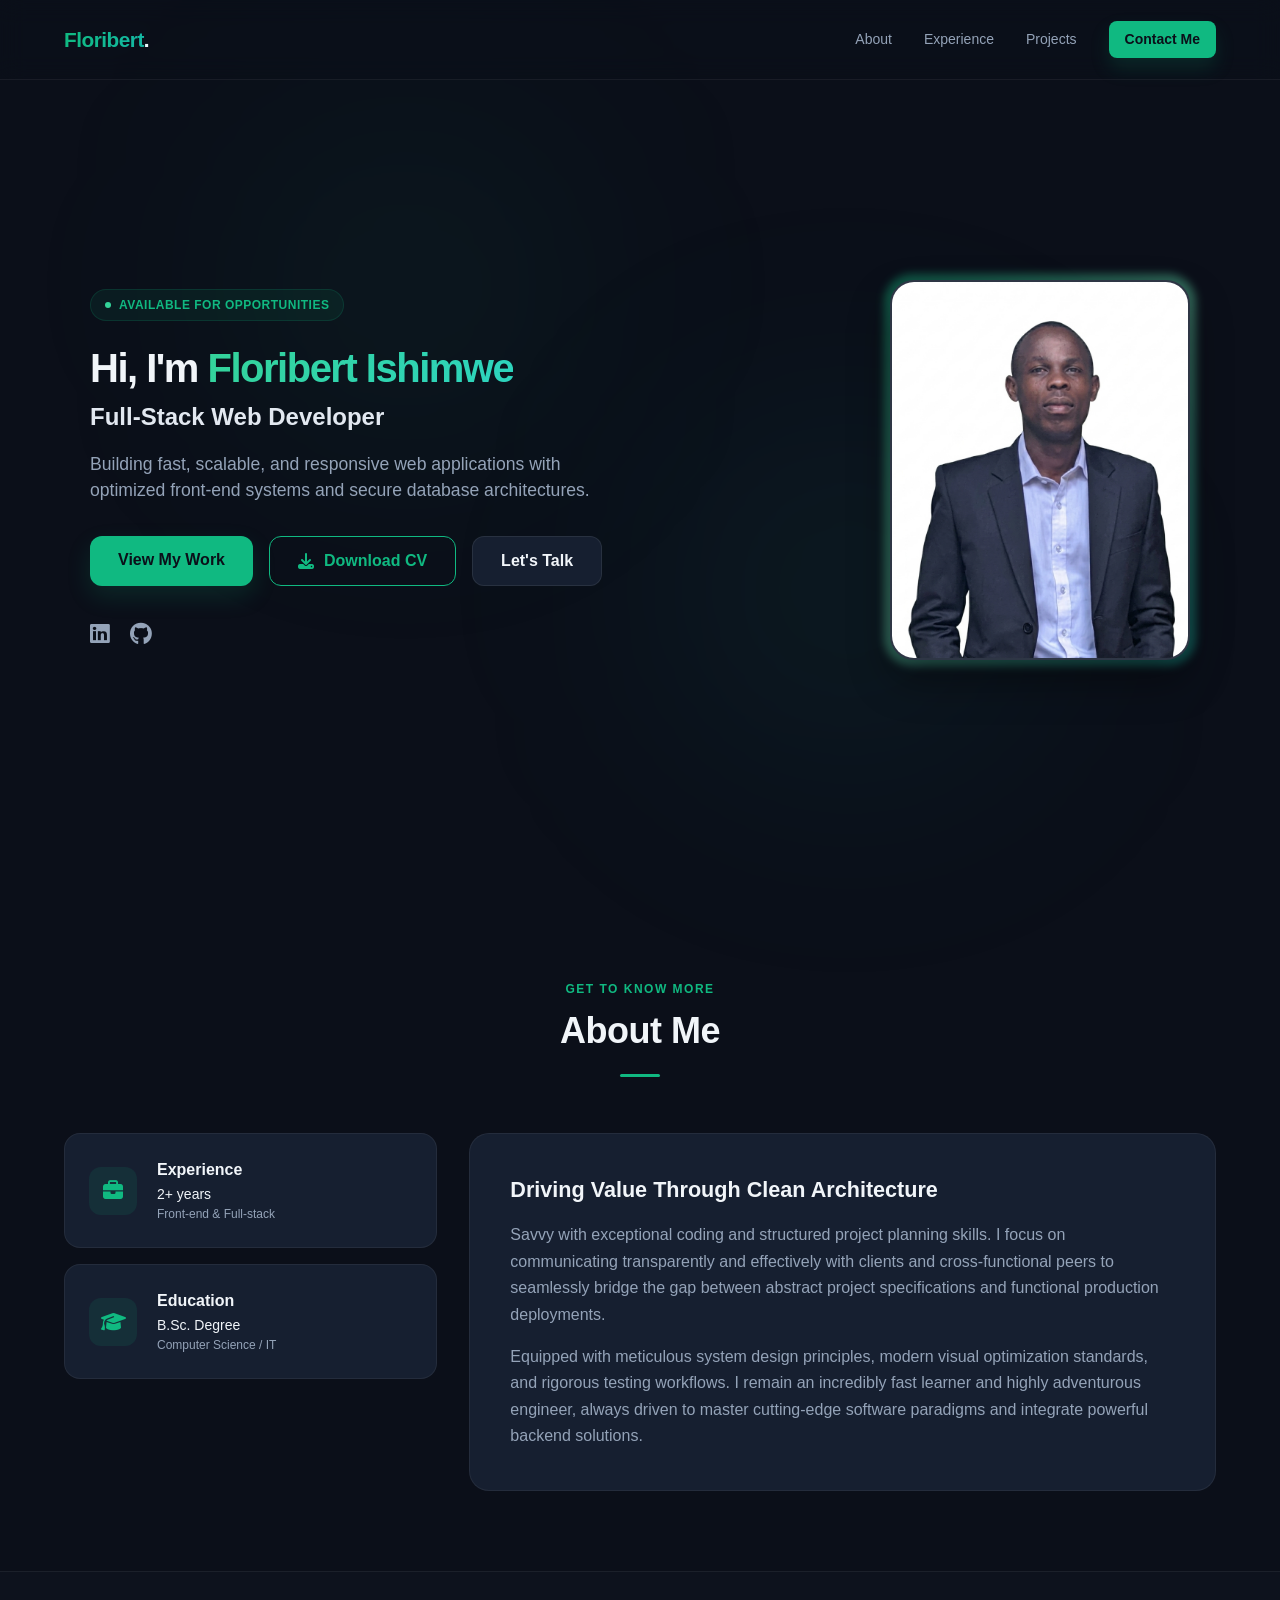
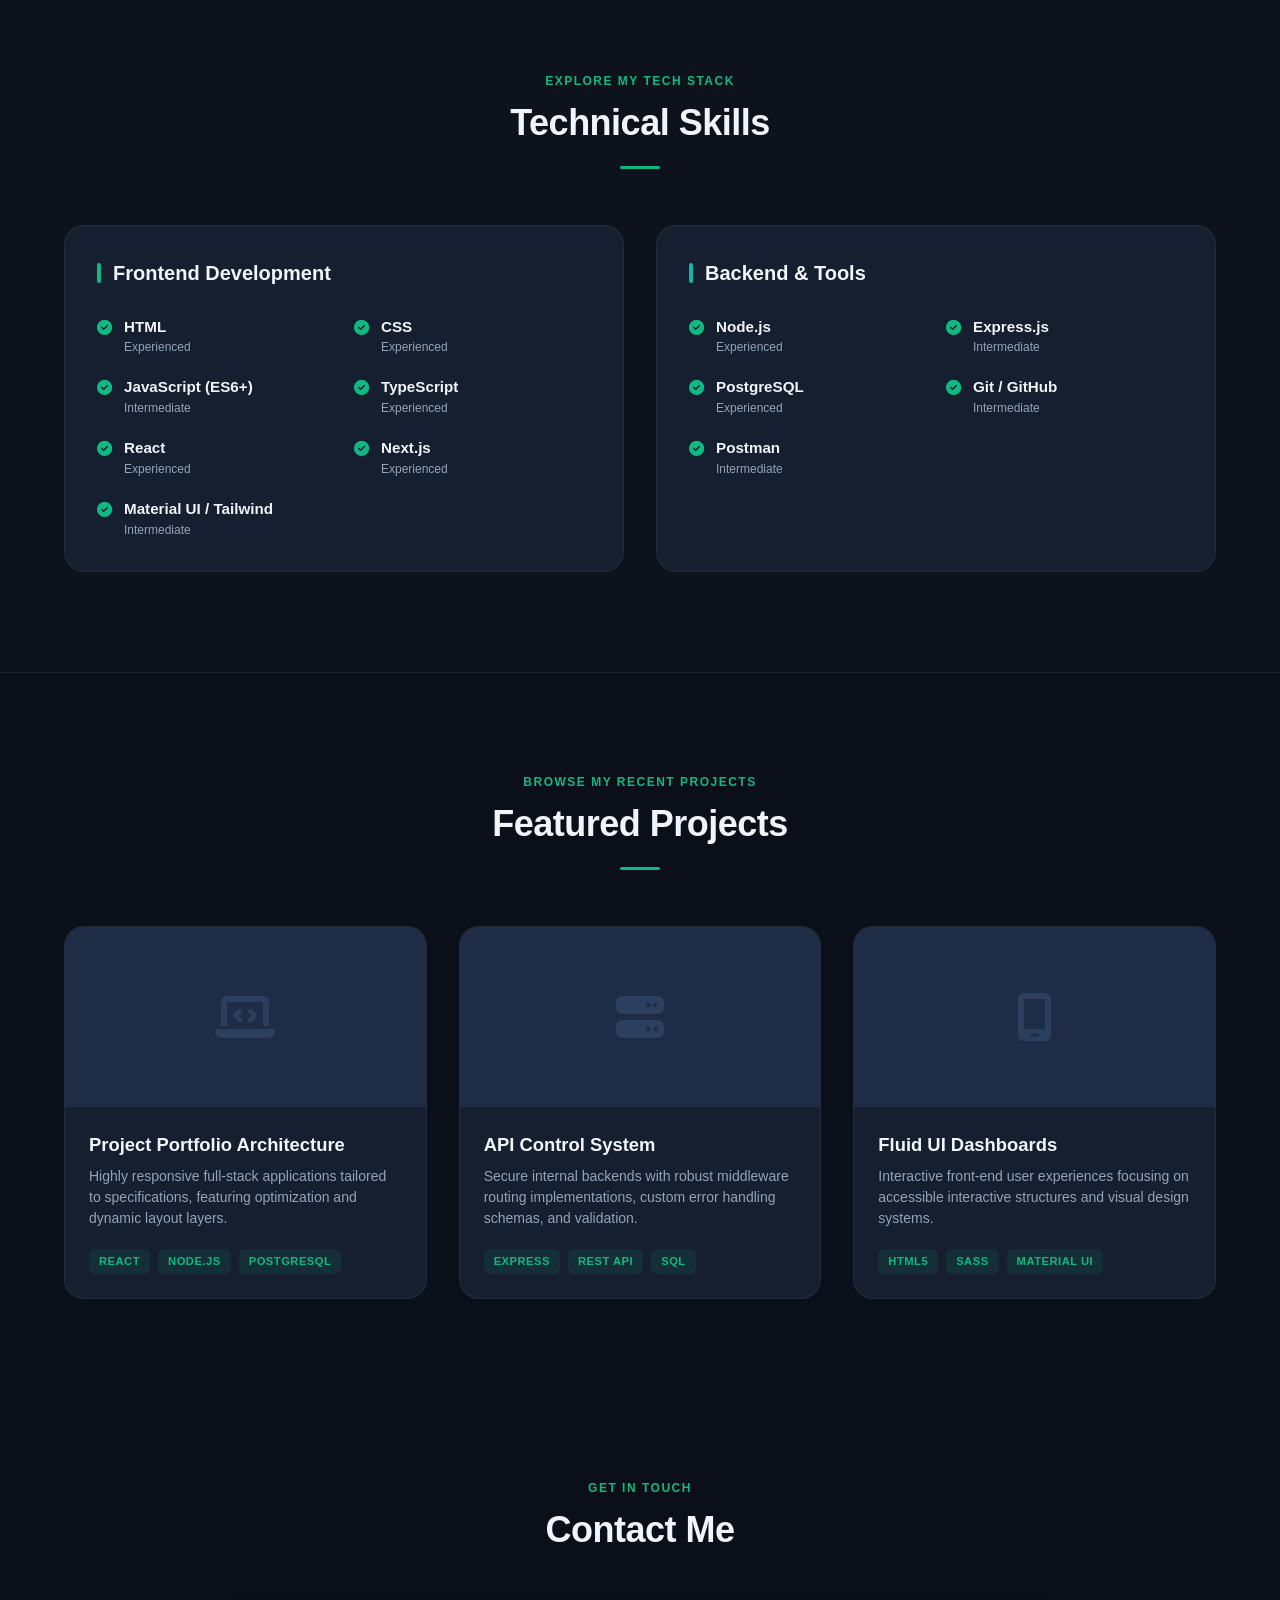
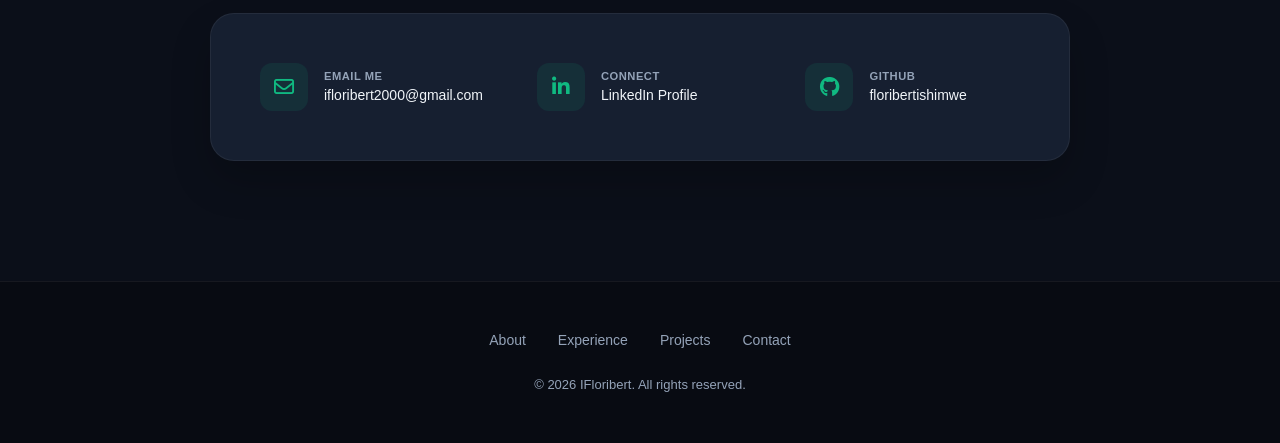
<file: index.html>
<!DOCTYPE html>
<html lang="en" class="scroll-smooth">
<head>
  <meta charset="UTF-8">
  <meta name="viewport" content="width=device-width, initial-scale=1.0">
  <title>Floribert Ishimwe | Full-Stack Web Developer</title>
  
  <link rel="stylesheet" href="https://cdnjs.cloudflare.com/ajax/libs/font-awesome/6.4.0/css/all.min.css">
  <link rel="stylesheet" href="css/style.css">
</head>
<body>

  <header class="navbar">
    <div class="nav-container">
      <a href="#" class="nav-logo">Floribert<span class="logo-dot">.</span></a>
      
      <nav class="desktop-nav">
        <a href="#about" class="nav-item">About</a>
        <a href="#experience" class="nav-item">Experience</a>
        <a href="#projects" class="nav-item">Projects</a>
        <a href="#contact" class="nav-btn">Contact Me</a>
      </nav>

      <button id="menu-toggle" class="mobile-toggle-btn" aria-label="Toggle Navigation Menu">
        <i class="fa-solid fa-bars"></i>
      </button>
    </div>

    <div id="mobile-dropdown" class="mobile-menu-panel hidden">
      <a href="#about" class="mobile-nav-item">About</a>
      <a href="#experience" class="mobile-nav-item">Experience</a>
      <a href="#projects" class="mobile-nav-item">Projects</a>
      <a href="#contact" class="mobile-nav-btn">Contact Me</a>
    </div>
  </header>

  <section class="hero-section" id="about">
    <div class="glow-orb orb-top"></div>
    <div class="glow-orb orb-bottom"></div>

    <div class="hero-wrapper">
      <div class="hero-bio">
        <div class="status-badge">
          <span class="pulse-indicator"></span> Available for Opportunities
        </div>
        <h1 class="hero-title">
          Hi, I'm <span class="gradient-name">Floribert Ishimwe</span>
        </h1>
        <p class="hero-subtitle">Full-Stack Web Developer</p>
        <p class="hero-description">
          Building fast, scalable, and responsive web applications with optimized front-end systems and secure database architectures.
        </p>
        
        <div class="action-row">
          <a href="#projects" class="btn-primary">View My Work</a>
          <a href="./assets/Resume.pdf" download="Floribert_Ishimwe_CV.pdf" class="btn-cv">
            <i class="fa-solid fa-download btn-icon-animate"></i> Download CV
          </a>
          <a href="#contact" class="btn-secondary">Let's Talk</a>
        </div>

        <div class="social-row">
          <a href="https://www.linkedin.com/in/floribert-ishimwe-891541284/" target="_blank" rel="noopener noreferrer" aria-label="LinkedIn Profile">
            <i class="fa-brands fa-linkedin"></i>
          </a>
          <a href="https://github.com/floribertishimwe" target="_blank" rel="noopener noreferrer" aria-label="GitHub Profile">
            <i class="fa-brands fa-github"></i>
          </a>
        </div>
      </div>

      <div class="hero-avatar-frame">
        <div class="profile-glow-ring"></div>
        <div class="avatar-mask-circle">
          <img src="./assets/profile-pic2.png" alt="Floribert Ishimwe Portrait" class="avatar-image">
        </div>
      </div>
    </div>
  </section>

  <section class="about-cards-section">
    <div class="section-container">
      <div class="section-header">
        <p class="section-pretitle">Get To Know More</p>
        <h2 class="section-title">About Me</h2>
        <div class="accent-bar"></div>
      </div>

      <div class="about-grid">
        <div class="info-sidebar">
          <div class="meta-card">
            <div class="meta-icon-box"><i class="fa-solid fa-briefcase"></i></div>
            <div class="meta-card-body">
              <h3>Experience</h3>
              <p class="meta-text-bold">2+ years</p>
              <p class="meta-text-sub">Front-end & Full-stack</p>
            </div>
          </div>

          <div class="meta-card">
            <div class="meta-icon-box"><i class="fa-solid fa-graduation-cap"></i></div>
            <div class="meta-card-body">
              <h3>Education</h3>
              <p class="meta-text-bold">B.Sc. Degree</p>
              <p class="meta-text-sub">Computer Science / IT</p>
            </div>
          </div>
        </div>

        <div class="bio-main-card">
          <h3>Driving Value Through Clean Architecture</h3>
          <p>
            Savvy with exceptional coding and structured project planning skills. I focus on communicating transparently and effectively with clients and cross-functional peers to seamlessly bridge the gap between abstract project specifications and functional production deployments.
          </p>
          <p>
            Equipped with meticulous system design principles, modern visual optimization standards, and rigorous testing workflows. I remain an incredibly fast learner and highly adventurous engineer, always driven to master cutting-edge software paradigms and integrate powerful backend solutions.
          </p>
        </div>
      </div>
    </div>
  </section>

  <section id="experience" class="skills-section">
    <div class="section-container">
      <div class="section-header">
        <p class="section-pretitle">Explore My Tech Stack</p>
        <h2 class="section-title">Technical Skills</h2>
        <div class="accent-bar"></div>
      </div>

      <div class="skills-grid">

        <!-- Frontend Card -->
        <div class="skills-category-card">
          <h3 class="category-heading"><span class="heading-line line-emerald"></span>Frontend Development</h3>
          <div class="skills-subgrid">
            <div class="skill-item">
              <i class="fa-solid fa-circle-check item-check"></i>
              <div><h4>HTML</h4><p>Experienced</p></div>
            </div>
            <div class="skill-item">
              <i class="fa-solid fa-circle-check item-check"></i>
              <div><h4>CSS  </h4><p>Experienced </p></div>
            </div>
            <div class="skill-item">
              <i class="fa-solid fa-circle-check item-check"></i>
              <div><h4>JavaScript (ES6+)</h4><p>Intermediate</p></div>
            </div>
            <div class="skill-item">
              <i class="fa-solid fa-circle-check item-check"></i>
              <div><h4>TypeScript</h4><p>Experienced</p></div>
            </div>
            <div class="skill-item">
              <i class="fa-solid fa-circle-check item-check"></i>
              <div><h4>React</h4><p>Experienced</p></div>
            </div>
            <div class="skill-item">
              <i class="fa-solid fa-circle-check item-check"></i>
              <div><h4>Next.js</h4><p>Experienced</p></div>
            </div>
            <div class="skill-item">
              <i class="fa-solid fa-circle-check item-check"></i>
              <div><h4>Material UI / Tailwind</h4><p>Intermediate</p></div>
            </div>
          </div>
        </div>

        <!-- Backend & Tools Card -->
        <div class="skills-category-card">
          <h3 class="category-heading"><span class="heading-line line-teal"></span>Backend & Tools</h3>
          <div class="skills-subgrid">
            <div class="skill-item">
              <i class="fa-solid fa-circle-check item-check"></i>
              <div><h4>Node.js</h4><p>Experienced</p></div>
            </div>
            <div class="skill-item">
              <i class="fa-solid fa-circle-check item-check"></i>
              <div><h4>Express.js</h4><p>Intermediate</p></div>
            </div>
            <div class="skill-item">
              <i class="fa-solid fa-circle-check item-check"></i>
              <div><h4>PostgreSQL</h4><p>Experienced</p></div>
            </div>
            <div class="skill-item">
              <i class="fa-solid fa-circle-check item-check"></i>
              <div><h4>Git / GitHub</h4><p>Intermediate</p></div>
            </div>
            <div class="skill-item">
              <i class="fa-solid fa-circle-check item-check"></i>
              <div><h4>Postman</h4><p>Intermediate</p></div>
            </div>
          </div>
        </div>

      </div>
    </div>
  </section>

  <section id="projects" class="projects-section">
    <div class="section-container">
      <div class="section-header">
        <p class="section-pretitle">Browse My Recent Projects</p>
        <h2 class="section-title">Featured Projects</h2>
        <div class="accent-bar"></div>
      </div>

      <div class="projects-grid">
        <article class="project-card">
          <div class="project-thumbnail">
            <i class="fa-solid fa-laptop-code thumbnail-fallback-icon"></i>
          </div>
          <div class="project-details">
            <div>
              <h3>Project Portfolio Architecture</h3>
              <p>Highly responsive full-stack applications tailored to specifications, featuring optimization and dynamic layout layers.</p>
            </div>
            <div class="tag-row"><span>React</span><span>Node.js</span><span>PostgreSQL</span></div>
          </div>
        </article>

        <article class="project-card">
          <div class="project-thumbnail">
            <i class="fa-solid fa-server thumbnail-fallback-icon"></i>
          </div>
          <div class="project-details">
            <div>
              <h3>API Control System</h3>
              <p>Secure internal backends with robust middleware routing implementations, custom error handling schemas, and validation.</p>
            </div>
            <div class="tag-row"><span>Express</span><span>REST API</span><span>SQL</span></div>
          </div>
        </article>

        <article class="project-card">
          <div class="project-thumbnail">
            <i class="fa-solid fa-mobile-screen thumbnail-fallback-icon"></i>
          </div>
          <div class="project-details">
            <div>
              <h3>Fluid UI Dashboards</h3>
              <p>Interactive front-end user experiences focusing on accessible interactive structures and visual design systems.</p>
            </div>
            <div class="tag-row"><span>HTML5</span><span>SASS</span><span>Material UI</span></div>
          </div>
        </article>
      </div>
    </div>
  </section>

  <section id="contact" class="contact-section">
    <div class="section-container">
      <div class="section-header">
        <p class="section-pretitle">Get In Touch</p>
        <h2 class="section-title">Contact Me</h2>
      </div>

      <div class="contact-hub-card">
        <a href="mailto:ifloribert2000@gmail.com" class="contact-action-channel">
          <div class="channel-icon-box"><i class="fa-regular fa-envelope"></i></div>
          <div class="channel-info">
            <span class="channel-tag">Email Me</span>
            <span class="channel-value">ifloribert2000@gmail.com</span>
          </div>
        </a>

        <a href="https://www.linkedin.com/in/floribert-ishimwe-891541284/" target="_blank" rel="noopener noreferrer" class="contact-action-channel">
          <div class="channel-icon-box"><i class="fa-brands fa-linkedin-in"></i></div>
          <div class="channel-info">
            <span class="channel-tag">Connect</span>
            <span class="channel-value">LinkedIn Profile</span>
          </div>
        </a>

        <a href="https://github.com/floribertishimwe" target="_blank" rel="noopener noreferrer" class="contact-action-channel">
          <div class="channel-icon-box"><i class="fa-brands fa-github"></i></div>
          <div class="channel-info">
            <span class="channel-tag">GitHub</span>
            <span class="channel-value">floribertishimwe</span>
          </div>
        </a>
      </div>
    </div>
  </section>

  <footer class="main-footer">
    <div class="footer-nav">
      <a href="#about">About</a>
      <a href="#experience">Experience</a>
      <a href="#projects">Projects</a>
      <a href="#contact">Contact</a>
    </div>
    <p class="copyright-statement">&copy; <span id="runtime-year"></span> IFloribert. All rights reserved.</p>
  </footer>

  <script src="js/app.js"></script>
</body>
</html>
</file>
<file: css/style.css>
:root {
  --theme-bg: #0B0F19;
  --theme-card: #161F30;
  --theme-footer: #080B12;
  --text-pure: #F1F5F9;
  --text-muted: #94A3B8;
  --accent-emerald: #10B981;
  --accent-teal: #14B8A6;
  --accent-glow-alpha: rgba(16, 185, 129, 0.1);
  --border-subtle: rgba(255, 255, 255, 0.06);
  
  --font-global: 'Inter', -apple-system, sans-serif;
  --font-display: 'Plus Jakarta Sans', sans-serif;
}


* {
  margin: 0;
  padding: 0;
  box-sizing: border-box;
}

body {
  background-color: var(--theme-bg);
  color: var(--text-pure);
  font-family: var(--font-global);
  line-height: 1.5;
  -webkit-font-smoothing: antialiased;
  overflow-x: hidden;
}


a {
  text-decoration: none;
  color: inherit;
}

.hidden { display: none !important; }



.navbar {
  position: fixed;
  top: 0;
  left: 0;
  width: 100%;
  height: 80px;
  background: rgba(11, 15, 25, 0.8);
  backdrop-filter: blur(12px);
  -webkit-backdrop-filter: blur(12px);
  border-bottom: 1px solid var(--border-subtle);
  z-index: 1000;
  display: flex;
  justify-content: center;
}

.nav-container {
  width: 100%;
  max-width: 1200px;
  padding: 0 24px;
  display: flex;
  justify-content: space-between;
  align-items: center;
}

.nav-logo {
  font-family: var(--font-display);
  font-weight: 800;
  font-size: 1.3rem;
  letter-spacing: -0.5px;
  background: linear-gradient(to right, var(--accent-emerald), var(--accent-teal));
  -webkit-background-clip: text;
  -webkit-text-fill-color: transparent;
}

.logo-dot {
  -webkit-text-fill-color: var(--text-pure);
}

.desktop-nav {
  display: flex;
  align-items: center;
  gap: 32px;
}

.nav-item {
  font-size: 0.875rem;
  font-weight: 500;
  color: var(--text-muted);
  transition: color 0.3s ease;
}

.nav-item:hover {
  color: var(--accent-emerald);
}

.nav-btn {
  font-size: 0.875rem;
  font-weight: 600;
  background-color: var(--accent-emerald);
  color: var(--theme-bg);
  padding: 8px 16px;
  border-radius: 8px;
  box-shadow: 0 10px 20px rgba(16, 185, 129, 0.15);
  transition: all 0.3s ease;
}

.nav-btn:hover {
  background-color: #34D399;
  transform: translateY(-1px);
}

.mobile-toggle-btn {
  display: none;
  background: none;
  border: none;
  color: var(--text-pure);
  font-size: 1.3rem;
  cursor: pointer;
}


.mobile-menu-panel {
  position: absolute;
  top: 80px;
  left: 0;
  width: 100%;
  background-color: var(--theme-bg);
  border-bottom: 1px solid var(--border-subtle);
  padding: 24px;
  display: flex;
  flex-direction: column;
  gap: 16px;
  box-shadow: 0 20px 30px rgba(0,0,0,0.4);
}

.mobile-nav-item {
  font-size: 1rem;
  font-weight: 500;
  color: var(--text-muted);
}

.mobile-nav-btn {
  font-weight: 600;
  color: var(--accent-emerald);
  padding-top: 8px;
  border-top: 1px solid var(--border-subtle);
}



.hero-section {
  min-height: 100vh;
  display: flex;
  justify-content: center;
  align-items: center;
  padding: 120px 24px 80px 24px;
  position: relative;
}


.glow-orb {
  position: absolute;
  border-radius: 50%;
  filter: blur(130px);
  pointer-events: none;
  z-index: 1;
}
.orb-top {
  top: 15%;
  left: 20%;
  width: 300px;
  height: 300px;
  background-color: rgba(16, 185, 129, 0.08);
}
.orb-bottom {
  bottom: 15%;
  right: 20%;
  width: 350px;
  height: 350px;
  background-color: rgba(20, 184, 166, 0.08);
}

.hero-wrapper {
  width: 100%;
  max-width: 1100px;
  display: flex;
  align-items: center;
  gap: 64px;
  z-index: 2;
}

.hero-bio {
  flex: 1;
}

.status-badge {
  display: inline-flex;
  align-items: center;
  gap: 8px;
  padding: 6px 14px;
  background-color: rgba(16, 185, 129, 0.08);
  border: 1px solid rgba(16, 185, 129, 0.15);
  border-radius: 100px;
  font-size: 0.75rem;
  font-weight: 600;
  text-transform: uppercase;
  color: var(--accent-emerald);
  letter-spacing: 0.5px;
  margin-bottom: 24px;
}

.pulse-indicator {
  width: 6px;
  height: 6px;
  background-color: #34D399;
  border-radius: 50%;
  animation: pulse-ring 2s infinite;
}

@keyframes pulse-ring {
  0% { transform: scale(0.95); box-shadow: 0 0 0 0 rgba(52, 211, 153, 0.7); }
  70% { transform: scale(1); box-shadow: 0 0 0 6px rgba(52, 211, 153, 0); }
  100% { transform: scale(0.95); box-shadow: 0 0 0 0 rgba(52, 211, 153, 0); }
}

.hero-title {
  font-family: var(--font-display);
  font-size: 2.5rem;
  font-weight: 800;
  line-height: 1.15;
  letter-spacing: -1.5px;
  margin-bottom: 8px;
}

.gradient-name {
  background: linear-gradient(135deg, #34D399, #2DD4BF);
  -webkit-background-clip: text;
  -webkit-text-fill-color: transparent;
}

.hero-subtitle {
  font-family: var(--font-display);
  font-size: 1.5rem;
  font-weight: 600;
  color: #E2E8F0;
  margin-bottom: 16px;
}

.hero-description {
  color: var(--text-muted);
  font-size: 1.1rem;
  max-width: 520px;
  margin-bottom: 32px;
}

.action-row {
  display: flex;
  flex-wrap: wrap;
  gap: 16px;
  margin-bottom: 32px;
}

.btn-primary {
  padding: 12px 28px;
  background-color: var(--accent-emerald);
  color: var(--theme-bg);
  font-weight: 600;
  border-radius: 12px;
  box-shadow: 0 10px 25px rgba(16, 185, 129, 0.15);
  transition: all 0.2s ease;
}

.btn-primary:hover {
  background-color: #34D399;
  transform: translateY(-1px);
}

.btn-cv {
  padding: 12px 28px;
  background-color: transparent;
  color: var(--accent-emerald);
  font-weight: 600;
  border-radius: 12px;
  border: 1px solid var(--accent-emerald);
  display: inline-flex;
  align-items: center;
  gap: 10px;
  transition: all 0.2s ease;
  cursor: pointer;
}

.btn-cv:hover {
  background-color: var(--accent-glow-alpha);
  transform: translateY(-1px);
  box-shadow: 0 10px 20px rgba(16, 185, 129, 0.05);
}

.btn-cv:hover .btn-icon-animate {
  animation: icon-bounce 1s infinite;
}

@keyframes icon-bounce {
  0%, 100% { transform: translateY(0); }
  50% { transform: translateY(3px); }
}

.btn-secondary {
  padding: 12px 28px;
  background-color: var(--theme-card);
  color: var(--text-pure);
  font-weight: 600;
  border-radius: 12px;
  border: 1px solid rgba(255, 255, 255, 0.08);
  transition: all 0.2s ease;
}

.btn-secondary:hover {
  background-color: #1F2C45;
  transform: translateY(-1px);
}

.social-row {
  display: flex;
  gap: 20px;
  font-size: 1.4rem;
  color: var(--text-muted);
}

.social-row a:hover {
  color: var(--accent-emerald);
}


.hero-avatar-frame {
  position: relative;
  flex-shrink: 0;
}

.avatar-mask-circle {
  width: 300px;
  height: 380px;
  border-radius: 24px;
  overflow: hidden;
  background-color: var(--theme-card);
  border: 2px solid rgba(255, 255, 255, 0.1);
  display: flex;
  justify-content: center;
  align-items: center;
  box-shadow: 0 20px 40px rgba(0, 0, 0, 0.4);
  position: relative;
  z-index: 5;
}

.avatar-image {
  width: 100%;
  height: 100%;
  object-fit: cover;
  transition: transform 0.5s ease;
}

.hero-avatar-frame:hover .avatar-image {
  transform: scale(1.04);
}

.profile-glow-ring {
  position: absolute;
  top: -6px;
  left: -6px;
  right: -6px;
  bottom: -6px;
  background: linear-gradient(135deg, var(--accent-emerald), #6EE7B7, var(--accent-teal));
  border-radius: 28px;
  z-index: 3;
  opacity: 0.4;
  filter: blur(4px);
}



.section-container {
  width: 100%;
  max-width: 1200px;
  margin: 0 auto;
  padding: 0 24px;
}

.section-header {
  text-align: center;
  margin-bottom: 56px;
}

.section-pretitle {
  font-size: 0.75rem;
  font-weight: 700;
  text-transform: uppercase;
  color: var(--accent-emerald);
  letter-spacing: 1.5px;
  margin-bottom: 6px;
}

.section-title {
  font-family: var(--font-display);
  font-size: 2.25rem;
  font-weight: 800;
  letter-spacing: -0.5px;
}

.accent-bar {
  width: 40px;
  height: 3px;
  background-color: var(--accent-emerald);
  border-radius: 10px;
  margin: 16px auto 0 auto;
}


.about-cards-section {
  padding: 80px 0;
}

.about-grid {
  display: grid;
  grid-template-columns: 1fr 2fr;
  gap: 32px;
  align-items: start;
}

.info-sidebar {
  display: flex;
  flex-direction: column;
  gap: 16px;
}

.meta-card {
  background-color: var(--theme-card);
  border: 1px solid var(--border-subtle);
  border-radius: 16px;
  padding: 24px;
  display: flex;
  align-items: center;
  gap: 20px;
}

.meta-icon-box {
  width: 48px;
  height: 48px;
  border-radius: 12px;
  background-color: var(--accent-glow-alpha);
  color: var(--accent-emerald);
  display: flex;
  align-items: center;
  justify-content: center;
  font-size: 1.25rem;
}

.meta-card-body h3 {
  font-size: 1rem;
  font-weight: 600;
}

.meta-text-bold {
  font-size: 0.875rem;
  color: var(--text-pure);
  margin-top: 2px;
}

.meta-text-sub {
  font-size: 0.75rem;
  color: var(--text-muted);
}

.bio-main-card {
  background-color: var(--theme-card);
  border: 1px solid var(--border-subtle);
  border-radius: 20px;
  padding: 40px;
}

.bio-main-card h3 {
  font-family: var(--font-display);
  font-size: 1.35rem;
  font-weight: 700;
  margin-bottom: 16px;
}

.bio-main-card p {
  color: var(--text-muted);
  font-size: 1rem;
  line-height: 1.65;
  margin-bottom: 16px;
}
.bio-main-card p:last-child { margin-bottom: 0; }

/* Skills Environment System Grid Definitions */
.skills-section {
  padding: 100px 0;
  background-color: rgba(22, 31, 48, 0.2);
  border-top: 1px solid var(--border-subtle);
  border-bottom: 1px solid var(--border-subtle);
}

.skills-grid {
  display: grid;
  grid-template-columns: 1fr 1fr;
  gap: 32px;
}

.skills-category-card {
  background-color: var(--theme-card);
  border: 1px solid var(--border-subtle);
  border-radius: 20px;
  padding: 32px;
}

.category-heading {
  font-family: var(--font-display);
  font-size: 1.25rem;
  font-weight: 700;
  display: flex;
  align-items: center;
  gap: 12px;
  margin-bottom: 28px;
}

.heading-line {
  width: 4px;
  height: 20px;
  border-radius: 4px;
  flex-shrink: 0;
}
.line-emerald { background-color: var(--accent-emerald); }
.line-teal { background-color: var(--accent-teal); }


.skills-subgrid {
  display: grid;
  grid-template-columns: 1fr 1fr;
  gap: 20px;
}

.skill-item {
  display: flex;
  gap: 12px;
  align-items: start;
}

.item-check {
  color: var(--accent-emerald);
  font-size: 0.95rem;
  margin-top: 4px;
  flex-shrink: 0;
}

.skill-item h4 {
  font-size: 0.95rem;
  font-weight: 600;
  color: var(--text-pure);
}

.skill-item p {
  font-size: 0.75rem;
  color: var(--text-muted);
}


.projects-section {
  padding: 100px 0;
}

.projects-grid {
  display: grid;
  grid-template-columns: repeat(auto-fill, minmax(320px, 1fr));
  gap: 32px;
}

.project-card {
  background-color: var(--theme-card);
  border: 1px solid var(--border-subtle);
  border-radius: 20px;
  overflow: hidden;
  display: flex;
  flex-direction: column;
  transition: border-color 0.3s ease;
}

.project-card:hover {
  border-color: rgba(255,255,255,0.12);
}

.project-thumbnail {
  height: 180px;
  background-color: #1F2C45;
  display: flex;
  align-items: center;
  justify-content: center;
}

.thumbnail-fallback-icon {
  font-size: 3rem;
  color: #2d3f5e;
  transition: transform 0.4s ease;
}

.project-card:hover .thumbnail-fallback-icon {
  transform: scale(1.1);
  color: var(--accent-emerald);
}

.project-details {
  padding: 24px;
  flex: 1;
  display: flex;
  flex-direction: column;
  justify-content: space-between;
  gap: 20px;
}

.project-details h3 {
  font-family: var(--font-display);
  font-size: 1.15rem;
  font-weight: 700;
  margin-bottom: 8px;
}

.project-details p {
  font-size: 0.875rem;
  color: var(--text-muted);
  line-height: 1.5;
}

.tag-row {
  display: flex;
  flex-wrap: wrap;
  gap: 8px;
}

.tag-row span {
  font-size: 0.7rem;
  font-weight: 600;
  color: var(--accent-emerald);
  background-color: var(--accent-glow-alpha);
  padding: 4px 10px;
  border-radius: 6px;
  text-transform: uppercase;
  letter-spacing: 0.5px;
}


.contact-section {
  padding: 80px 0 120px 0;
}

.contact-hub-card {
  background-color: var(--theme-card);
  border: 1px solid var(--border-subtle);
  border-radius: 24px;
  padding: 32px;
  max-width: 860px;
  margin: 0 auto;
  display: grid;
  grid-template-columns: 1fr 1fr 1fr;
  gap: 20px;
  box-shadow: 0 20px 40px rgba(0,0,0,0.2);
}

.contact-action-channel {
  display: flex;
  align-items: center;
  gap: 16px;
  padding: 16px;
  border-radius: 16px;
  border: 1px solid transparent;
  transition: all 0.3s ease;
}

.contact-action-channel:hover {
  background-color: rgba(255,255,255,0.02);
  border-color: var(--border-subtle);
}

.channel-icon-box {
  width: 48px;
  height: 48px;
  border-radius: 12px;
  background-color: var(--accent-glow-alpha);
  color: var(--accent-emerald);
  display: flex;
  align-items: center;
  justify-content: center;
  font-size: 1.25rem;
  flex-shrink: 0;
  transition: transform 0.3s ease;
}

.contact-action-channel:hover .channel-icon-box {
  transform: scale(1.05);
}

.channel-info {
  display: flex;
  flex-direction: column;
  overflow: hidden;
}

.channel-tag {
  font-size: 0.7rem;
  font-weight: 700;
  text-transform: uppercase;
  color: var(--text-muted);
  letter-spacing: 0.5px;
}

.channel-value {
  font-size: 0.875rem;
  font-weight: 500;
  color: var(--text-pure);
  white-space: nowrap;
  text-overflow: ellipsis;
  overflow: hidden;
}


.main-footer {
  background-color: var(--theme-footer);
  border-top: 1px solid var(--border-subtle);
  padding: 48px 24px;
  text-align: center;
}

.footer-nav {
  display: flex;
  justify-content: center;
  gap: 32px;
  margin-bottom: 24px;
  font-size: 0.875rem;
  font-weight: 500;
  color: var(--text-muted);
}

.footer-nav a:hover {
  color: var(--accent-emerald);
}

.copyright-statement {
  font-size: 0.815rem;
  color: var(--text-muted);
}



@media (max-width: 960px) {
  .hero-wrapper {
    flex-direction: column-reverse;
    text-align: center;
    gap: 40px;
  }
  .hero-title { font-size: 2.75rem; }
  .hero-description { margin: 0 auto 32px auto; }
  .action-row { justify-content: center; }
  .social-row { justify-content: center; }
  
  .about-grid { grid-template-columns: 1fr; }
  .skills-grid { grid-template-columns: 1fr; }
}

@media (max-width: 768px) {
  .desktop-nav { display: none; }
  .mobile-toggle-btn { display: block; }
  .contact-hub-card { grid-template-columns: 1fr; padding: 16px; }
  .skills-subgrid { grid-template-columns: 1fr; gap: 16px; }
  .avatar-mask-circle { width: 240px; height: 300px; border-radius: 20px; }
}
</file>
